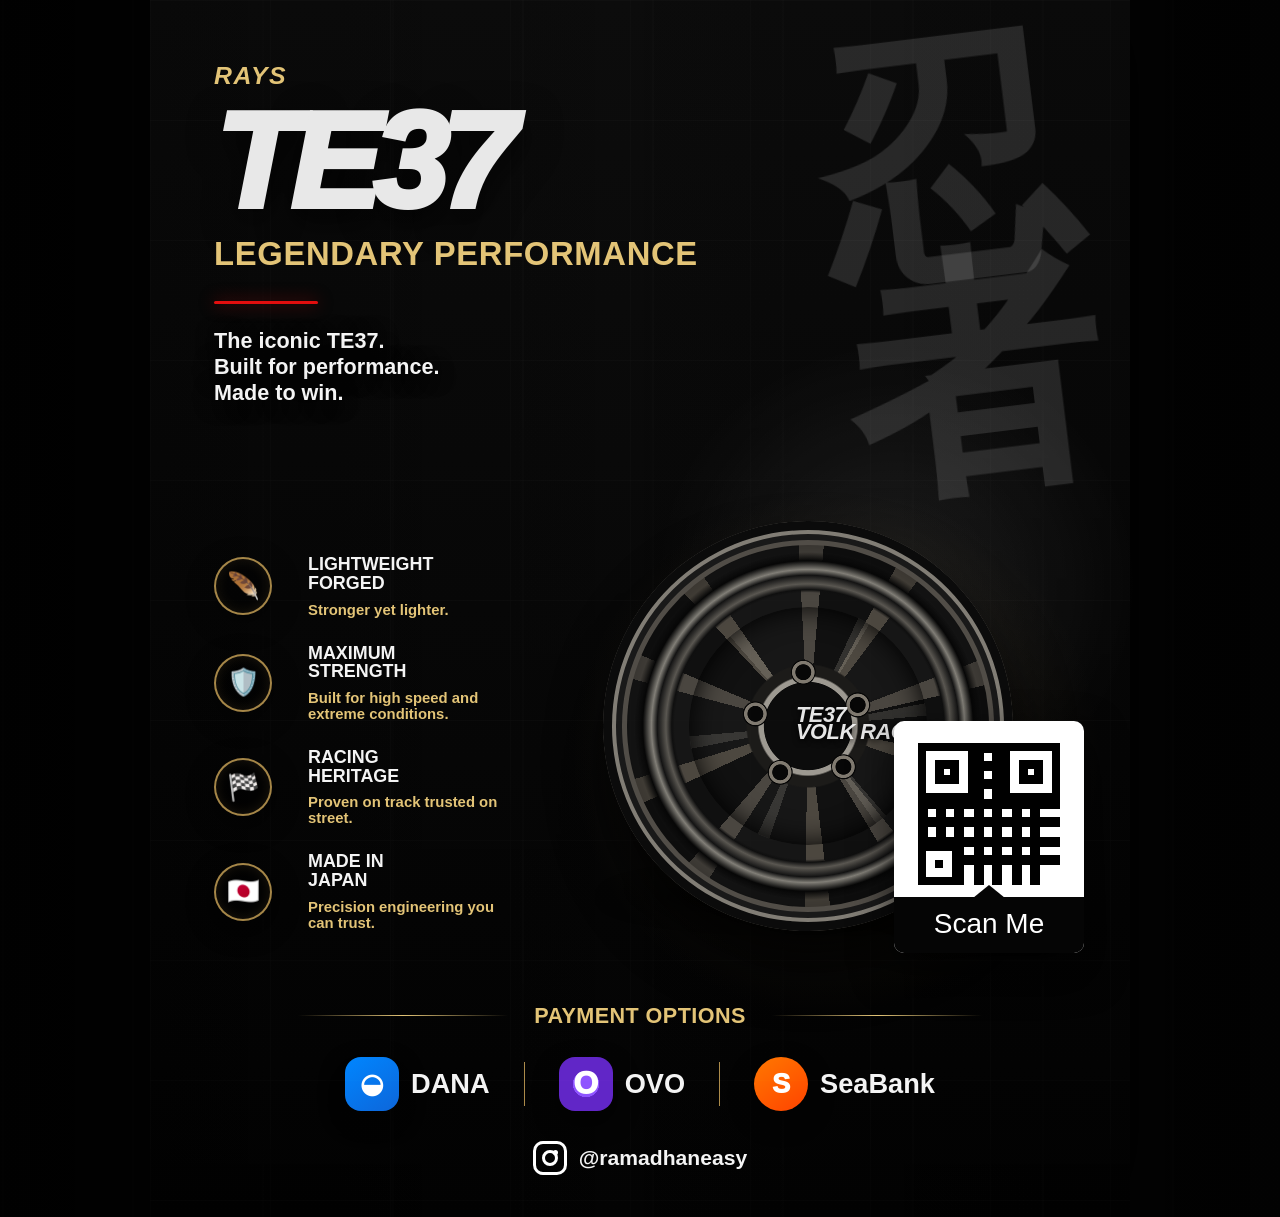
<file: te_37_promo_page.html>
<!DOCTYPE html>
<html lang="id">
<head>
  <meta charset="UTF-8" />
  <meta name="viewport" content="width=device-width, initial-scale=1.0" />
  <title>RAYS TE37 - Legendary Performance</title>
  <style>
    :root {
      --gold: #caa458;
      --gold-soft: #e3c477;
      --white: #f4f4f4;
      --muted: rgba(255, 255, 255, 0.72);
      --dark: #080808;
      --panel: rgba(18, 18, 18, 0.72);
      --red: #e20e0e;
    }

    * {
      box-sizing: border-box;
      margin: 0;
      padding: 0;
    }

    body {
      min-height: 100vh;
      font-family: Inter, Arial, Helvetica, sans-serif;
      background:
        radial-gradient(circle at 70% 48%, rgba(255,255,255,.10), transparent 22%),
        linear-gradient(90deg, rgba(0,0,0,.95) 0%, rgba(0,0,0,.78) 48%, rgba(0,0,0,.90) 100%),
        repeating-linear-gradient(90deg, #171717 0 2px, #222 2px 4px, #151515 4px 130px);
      color: var(--white);
      overflow-x: hidden;
    }

    .page {
      width: min(100%, 980px);
      min-height: 100vh;
      margin: 0 auto;
      position: relative;
      padding: 62px 64px 42px;
      isolation: isolate;
      background:
        linear-gradient(180deg, rgba(255,255,255,.03), rgba(0,0,0,.35)),
        radial-gradient(circle at 70% 62%, rgba(202,164,88,.15), transparent 26%);
      box-shadow: 0 0 80px rgba(0,0,0,.8);
    }

    .page::before {
      content: "忍\A者";
      white-space: pre;
      position: absolute;
      right: 42px;
      top: 52px;
      z-index: -1;
      color: rgba(255,255,255,.12);
      font-size: clamp(9rem, 21vw, 16rem);
      line-height: .85;
      font-weight: 900;
      font-family: Georgia, serif;
      transform: rotate(-7deg);
      filter: blur(.2px);
    }

    .page::after {
      content: "";
      position: absolute;
      inset: 0;
      pointer-events: none;
      background-image:
        linear-gradient(rgba(255,255,255,.05) 1px, transparent 1px),
        linear-gradient(90deg, rgba(255,255,255,.04) 1px, transparent 1px);
      background-size: 100% 120px, 120px 100%;
      opacity: .25;
      mix-blend-mode: overlay;
    }

    .brand {
      color: var(--gold-soft);
      font-weight: 900;
      letter-spacing: .06em;
      font-style: italic;
      font-size: 1.55rem;
      margin-bottom: 24px;
    }

    .hero-title {
      font-size: clamp(4.9rem, 14vw, 8.5rem);
      line-height: .72;
      letter-spacing: -.06em;
      font-weight: 950;
      font-style: italic;
      text-transform: uppercase;
      color: #e8e8e8;
      text-shadow: 0 12px 35px rgba(0,0,0,.75);
    }

    .tagline {
      margin-top: 26px;
      color: var(--gold-soft);
      font-size: clamp(1.45rem, 4vw, 2.05rem);
      line-height: 1;
      font-weight: 900;
      letter-spacing: .02em;
      text-transform: uppercase;
    }

    .red-line {
      width: 104px;
      height: 3px;
      margin: 30px 0 24px;
      background: var(--red);
      border-radius: 999px;
      box-shadow: 0 0 16px rgba(226,14,14,.55);
    }

    .intro {
      max-width: 330px;
      font-size: 1.35rem;
      line-height: 1.22;
      font-weight: 900;
      text-shadow: 0 4px 20px #000;
    }

    .content {
      display: grid;
      grid-template-columns: 310px 1fr;
      gap: 26px;
      align-items: end;
      margin-top: 44px;
      position: relative;
    }

    .features {
      display: grid;
      gap: 26px;
      z-index: 2;
    }

    .feature {
      display: grid;
      grid-template-columns: 76px 1fr;
      gap: 18px;
      align-items: center;
    }

    .icon {
      width: 58px;
      height: 58px;
      border: 2px solid rgba(202,164,88,.82);
      border-radius: 50%;
      display: grid;
      place-items: center;
      color: var(--gold-soft);
      font-size: 1.65rem;
      background: rgba(0,0,0,.38);
      box-shadow: inset 0 0 12px rgba(202,164,88,.12), 0 8px 28px rgba(0,0,0,.45);
    }

    .feature h3 {
      font-size: 1.12rem;
      line-height: 1.04;
      text-transform: uppercase;
      font-weight: 900;
      margin-bottom: 9px;
    }

    .feature p {
      color: var(--gold-soft);
      font-size: .93rem;
      line-height: 1.08;
      font-weight: 800;
      max-width: 190px;
    }

    .wheel-zone {
      position: relative;
      min-height: 480px;
      display: flex;
      align-items: flex-end;
      justify-content: center;
    }

    .wheel-shadow {
      position: absolute;
      bottom: 8px;
      width: 82%;
      height: 52px;
      background: radial-gradient(ellipse, rgba(0,0,0,.75), transparent 70%);
      filter: blur(8px);
    }

    .wheel {
      width: min(410px, 92vw);
      aspect-ratio: 1;
      border-radius: 50%;
      position: relative;
      background:
        radial-gradient(circle at center, #111 0 10%, #777 10.5% 12%, #181818 12.5% 17%, transparent 17.5%),
        radial-gradient(circle at center, transparent 0 46%, #101010 47%, #5d5a54 49%, #151515 52%, #8c8981 54%, #080808 57%, transparent 60%),
        conic-gradient(from -18deg, #171717 0 20deg, #4b4741 20deg 28deg, #111 28deg 52deg, #4d4840 52deg 60deg, #171717 60deg 92deg, #4b4741 92deg 100deg, #111 100deg 124deg, #4d4840 124deg 132deg, #171717 132deg 164deg, #4b4741 164deg 172deg, #111 172deg 196deg, #4d4840 196deg 204deg, #171717 204deg 236deg, #4b4741 236deg 244deg, #111 244deg 268deg, #4d4840 268deg 276deg, #171717 276deg 308deg, #4b4741 308deg 316deg, #111 316deg 340deg, #4d4840 340deg 348deg, #171717 348deg 360deg);
      box-shadow:
        inset 0 0 0 9px #0b0b0b,
        inset 0 0 0 13px #817d75,
        inset 0 0 0 19px #191919,
        inset 0 0 0 24px #514d47,
        inset 0 0 70px rgba(0,0,0,.85),
        0 36px 55px rgba(0,0,0,.75);
      transform: rotate(-5deg);
    }

    .wheel::before {
      content: "";
      position: absolute;
      inset: 21%;
      border-radius: 50%;
      background:
        radial-gradient(circle at center, #0c0c0c 0 26%, #9d9991 26.5% 29%, #1c1b19 30% 36%, transparent 37%),
        conic-gradient(from 12deg, transparent 0 18deg, rgba(210,204,190,.18) 18deg 24deg, transparent 24deg 72deg, rgba(210,204,190,.18) 72deg 78deg, transparent 78deg 132deg, rgba(210,204,190,.18) 132deg 138deg, transparent 138deg 192deg, rgba(210,204,190,.18) 192deg 198deg, transparent 198deg 252deg, rgba(210,204,190,.18) 252deg 258deg, transparent 258deg 312deg, rgba(210,204,190,.18) 312deg 318deg, transparent 318deg 360deg);
      box-shadow: inset 0 0 28px #000;
    }

    .wheel::after {
      content: "TE37\A VOLK RACING";
      white-space: pre;
      position: absolute;
      right: 70px;
      top: 190px;
      color: rgba(255,255,255,.9);
      font-weight: 900;
      font-style: italic;
      font-size: 1.36rem;
      line-height: .8;
      letter-spacing: -.02em;
      text-shadow: 0 2px 6px #000;
      transform: rotate(5deg);
    }

    .bolt {
      width: 25px;
      aspect-ratio: 1;
      border-radius: 50%;
      position: absolute;
      left: 50%;
      top: 50%;
      background: radial-gradient(circle, #070707 0 43%, #807a70 47% 62%, #050505 66%);
      transform: translate(-50%, -50%) rotate(var(--a)) translateY(-54px);
    }

    .bolt:nth-child(1) { --a: 0deg; }
    .bolt:nth-child(2) { --a: 72deg; }
    .bolt:nth-child(3) { --a: 144deg; }
    .bolt:nth-child(4) { --a: 216deg; }
    .bolt:nth-child(5) { --a: 288deg; }

    .qr-card {
      position: absolute;
      right: -18px;
      bottom: -22px;
      width: 190px;
      background: #fff;
      border-radius: 10px;
      box-shadow: 0 18px 42px rgba(0,0,0,.7);
      overflow: hidden;
      z-index: 3;
    }

    .qr {
      width: 142px;
      height: 142px;
      margin: 22px auto 12px;
      background:
        linear-gradient(90deg, #000 10px, transparent 10px 18px, #000 18px 28px, transparent 28px 36px, #000 36px 46px, transparent 46px 56px, #000 56px 66px, transparent 66px 74px, #000 74px 84px, transparent 84px 94px, #000 94px 104px, transparent 104px 112px, #000 112px 122px, transparent 122px),
        linear-gradient(#000 10px, transparent 10px 18px, #000 18px 28px, transparent 28px 36px, #000 36px 46px, transparent 46px 56px, #000 56px 66px, transparent 66px 74px, #000 74px 84px, transparent 84px 94px, #000 94px 104px, transparent 104px 112px, #000 112px 122px, transparent 122px);
      background-blend-mode: multiply;
      image-rendering: pixelated;
      position: relative;
    }

    .qr::before,
    .qr::after,
    .qr span {
      content: "";
      position: absolute;
      width: 42px;
      height: 42px;
      border: 8px solid #000;
      background: #fff;
      box-shadow: inset 0 0 0 9px #fff, inset 0 0 0 18px #000;
    }

    .qr::before { left: 0; top: 0; }
    .qr::after { right: 0; top: 0; }
    .qr span { left: 0; bottom: 0; }

    .scan {
      background: #050505;
      color: #fff;
      text-align: center;
      font-size: 1.75rem;
      padding: 11px 10px 13px;
      position: relative;
    }

    .scan::before {
      content: "";
      position: absolute;
      left: 50%;
      top: -12px;
      transform: translateX(-50%);
      border-left: 16px solid transparent;
      border-right: 16px solid transparent;
      border-bottom: 13px solid #050505;
    }

    .payment {
      margin-top: 72px;
      text-align: center;
      position: relative;
    }

    .payment-title {
      display: flex;
      align-items: center;
      gap: 26px;
      justify-content: center;
      color: var(--gold-soft);
      font-size: 1.35rem;
      font-weight: 900;
      text-transform: uppercase;
      letter-spacing: .02em;
      margin-bottom: 28px;
    }

    .payment-title::before,
    .payment-title::after {
      content: "";
      width: min(210px, 24vw);
      height: 1px;
      background: linear-gradient(90deg, transparent, var(--gold-soft), transparent);
    }

    .payments {
      display: flex;
      justify-content: center;
      align-items: center;
      gap: 34px;
      flex-wrap: wrap;
    }

    .pay {
      display: flex;
      align-items: center;
      gap: 12px;
      font-weight: 900;
      font-size: 1.7rem;
    }

    .divider {
      width: 1px;
      height: 44px;
      background: rgba(202,164,88,.85);
    }

    .logo {
      width: 54px;
      height: 54px;
      border-radius: 16px;
      display: grid;
      place-items: center;
      color: white;
      font-weight: 950;
      box-shadow: 0 10px 26px rgba(0,0,0,.4);
    }

    .dana { background: linear-gradient(145deg, #0086ff, #0d66da); }
    .ovo { background: radial-gradient(circle, #8f55ff 0 34%, #6126c7 35% 100%); font-size: 2rem; }
    .sea { background: linear-gradient(145deg, #ff7800, #ff4300); border-radius: 50%; }

    .social {
      margin-top: 30px;
      display: flex;
      align-items: center;
      justify-content: center;
      gap: 12px;
      font-size: 1.32rem;
      font-weight: 900;
    }

    .social-icon {
      width: 34px;
      height: 34px;
      border: 3px solid #fff;
      border-radius: 10px;
      display: inline-grid;
      place-items: center;
      position: relative;
    }

    .social-icon::before {
      content: "";
      width: 10px;
      height: 10px;
      border: 3px solid #fff;
      border-radius: 50%;
    }

    .social-icon::after {
      content: "";
      position: absolute;
      width: 5px;
      height: 5px;
      right: 6px;
      top: 6px;
      background: #fff;
      border-radius: 50%;
    }

    @media (max-width: 820px) {
      .page {
        padding: 42px 24px 34px;
      }

      .content {
        grid-template-columns: 1fr;
        gap: 36px;
      }

      .features {
        grid-template-columns: repeat(2, minmax(0, 1fr));
      }

      .wheel-zone {
        min-height: 420px;
      }

      .qr-card {
        right: 8px;
        width: 150px;
      }

      .qr {
        width: 108px;
        height: 108px;
      }

      .scan {
        font-size: 1.25rem;
      }
    }

    @media (max-width: 540px) {
      .brand { font-size: 1.2rem; }
      .hero-title { font-size: 4.6rem; }
      .tagline { font-size: 1.22rem; }
      .intro { font-size: 1.05rem; }
      .features { grid-template-columns: 1fr; }
      .feature { grid-template-columns: 64px 1fr; }
      .icon { width: 52px; height: 52px; }
      .wheel-zone { min-height: 360px; }
      .wheel { width: min(330px, 92vw); }
      .wheel::after { right: 54px; top: 154px; font-size: 1rem; }
      .bolt { transform: translate(-50%, -50%) rotate(var(--a)) translateY(-43px); }
      .payment { margin-top: 50px; }
      .payment-title { gap: 12px; font-size: 1.05rem; }
      .payments { gap: 18px; }
      .pay { font-size: 1.25rem; }
      .divider { display: none; }
    }
  </style>
</head>
<body>
  <main class="page" aria-label="Promosi velg RAYS TE37">
    <header>
      <div class="brand">RAYS</div>
      <h1 class="hero-title">TE37</h1>
      <p class="tagline">Legendary Performance</p>
      <div class="red-line"></div>
      <p class="intro">The iconic TE37.<br />Built for performance.<br />Made to win.</p>
    </header>

    <section class="content">
      <div class="features">
        <article class="feature">
          <div class="icon">🪶</div>
          <div>
            <h3>Lightweight<br />Forged</h3>
            <p>Stronger yet lighter.</p>
          </div>
        </article>

        <article class="feature">
          <div class="icon">🛡️</div>
          <div>
            <h3>Maximum<br />Strength</h3>
            <p>Built for high speed and extreme conditions.</p>
          </div>
        </article>

        <article class="feature">
          <div class="icon">🏁</div>
          <div>
            <h3>Racing<br />Heritage</h3>
            <p>Proven on track trusted on street.</p>
          </div>
        </article>

        <article class="feature">
          <div class="icon">🇯🇵</div>
          <div>
            <h3>Made In<br />Japan</h3>
            <p>Precision engineering you can trust.</p>
          </div>
        </article>
      </div>

      <div class="wheel-zone">
        <div class="wheel-shadow"></div>
        <div class="wheel" role="img" aria-label="Ilustrasi velg TE37">
          <i class="bolt"></i>
          <i class="bolt"></i>
          <i class="bolt"></i>
          <i class="bolt"></i>
          <i class="bolt"></i>
        </div>

        <aside class="qr-card" aria-label="Kode QR untuk scan">
          <div class="qr"><span></span></div>
          <div class="scan">Scan Me</div>
        </aside>
      </div>
    </section>

    <footer class="payment">
      <h2 class="payment-title">Payment Options</h2>
      <div class="payments" aria-label="Daftar metode pembayaran">
        <div class="pay"><span class="logo dana">◒</span>DANA</div>
        <div class="divider"></div>
        <div class="pay"><span class="logo ovo">O</span>OVO</div>
        <div class="divider"></div>
        <div class="pay"><span class="logo sea">S</span>SeaBank</div>
      </div>
      <div class="social">
        <span class="social-icon" aria-hidden="true"></span>
        <span>@ramadhaneasy</span>
      </div>
    </footer>
  </main>
</body>
</html>
</file>
